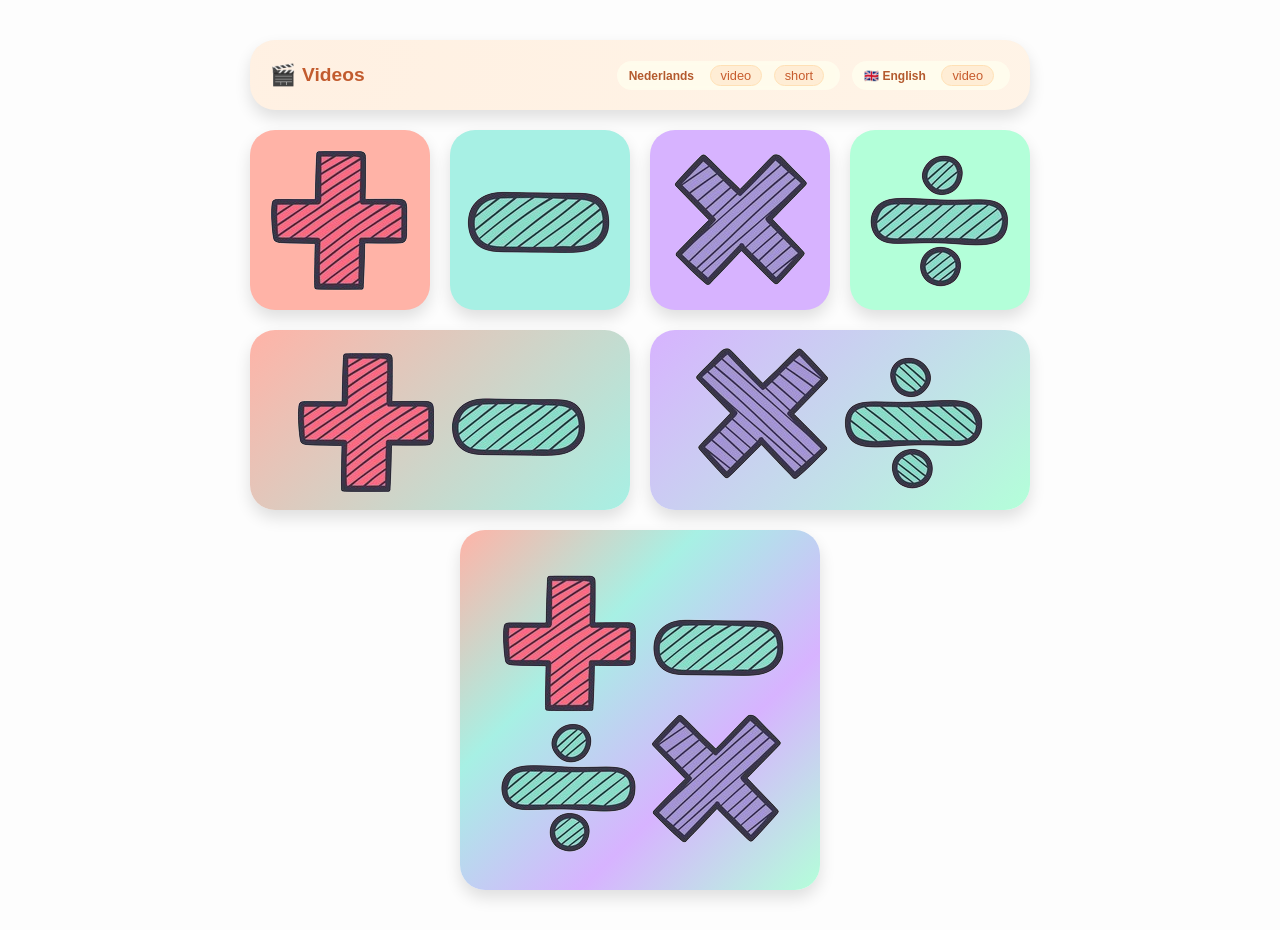
<file: index.html>
<!-- index.html - updated -->
<!DOCTYPE html>
<html lang="en">
<head>
  <meta charset="UTF-8">
  <title>➕ ➖ ✖️ ➗ | Math practice</title>
  <meta name="viewport" content="width=device-width, initial-scale=1.0">
  <link rel="stylesheet" href="css/intro.css">
</head>
<body>

<div class="grid">

  <!-- Video tile (styled as a modern card) -->
  <div class="tile vid">
    <h3>Videos</h3>
    <div class="video-links">
      <div class="lang-group">
        <strong>Nederlands</strong>
        <ul>
          <li><a href="https://www.youtube.com/watch?v=1fQriKgYbJk" target="_blank">video</a></li>
          <li><a href="https://www.youtube.com/shorts/cowMqv4ggCQ" target="_blank">short</a></li>
        </ul>
      </div>
      <div class="lang-group">
        <strong>🇬🇧 English</strong>
        <ul>
          <li><a href="https://www.youtube.com/watch?v=rEWvz7hgPh0" target="_blank">video</a></li>
        </ul>
      </div>
    </div>
  </div>

  <!-- Top row: single operations -->
  <a href="exercise.html?op=plus" class="tile plus">
    <img src="pics/plus.png" alt="Plus">
  </a>

  <a href="exercise.html?op=min" class="tile minus">
    <img src="pics/min.png" alt="Minus">
  </a>

  <a href="exercise.html?op=mul" class="tile multiply">
    <img src="pics/mul.png" alt="Multiply">
  </a>

  <a href="exercise.html?op=div" class="tile divide">
    <img src="pics/div.png" alt="Divide">
  </a>

  <!-- Middle row: combinations -->
  <a href="exercise.html?op=plusmin" class="tile plusmin wide">
    <img src="pics/plusmin.png" alt="Plus and Minus">
  </a>

  <a href="exercise.html?op=muldiv" class="tile muldiv wide">
    <img src="pics/muldiv.png" alt="Multiply and Divide">
  </a>

  <!-- Bottom row: all four -->
  <a href="exercise.html?op=mix" class="tile mix full">
    <img src="pics/mix.png" alt="All Symbols">
  </a>

</div>

</body>
</html>
</file>
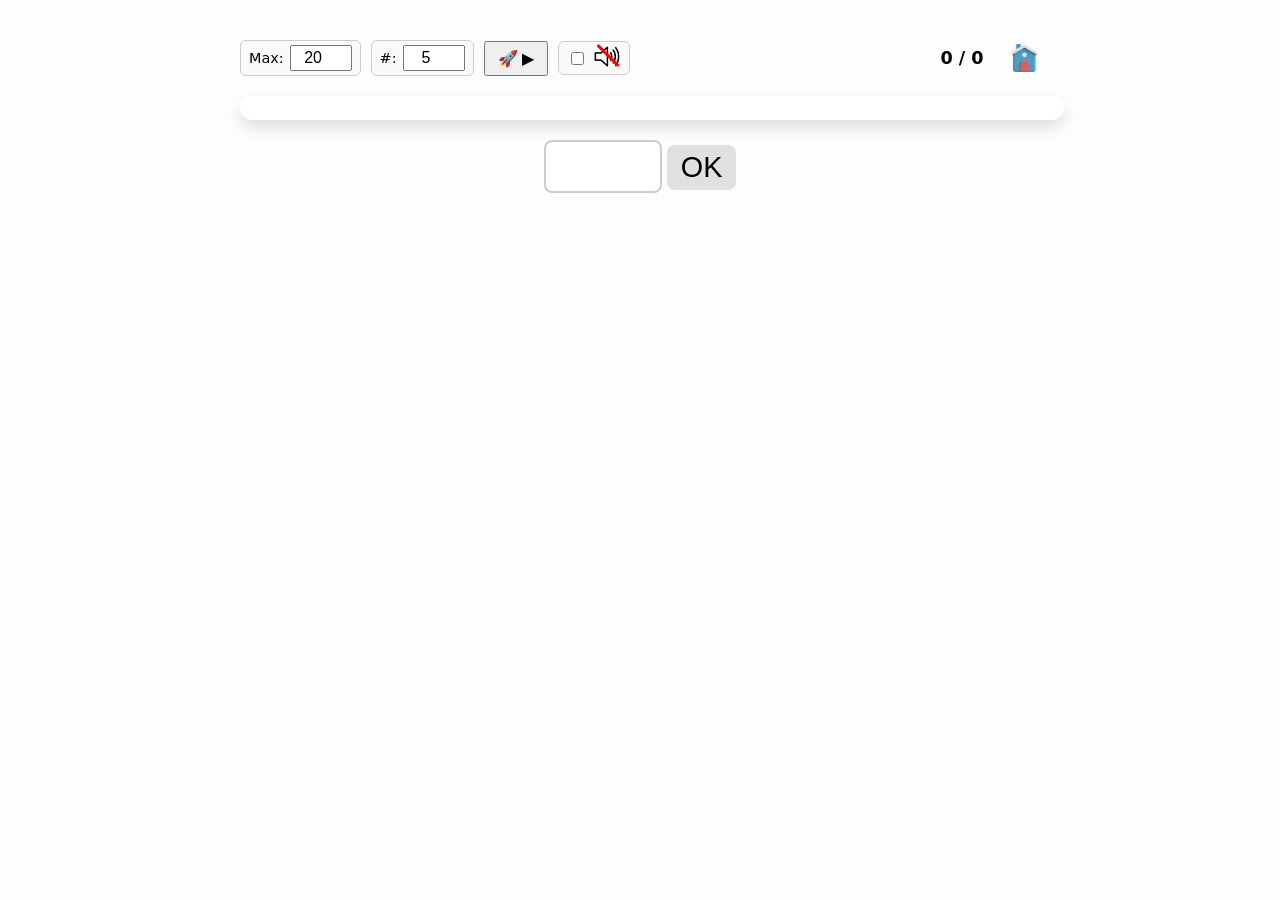
<file: exercise.html>
<!DOCTYPE html>
<html lang="en">

<head>
  <meta charset="UTF-8">
  <meta name="viewport" content="width=device-width, initial-scale=1.0">
  <title>+ - * /</title>
  <link rel="stylesheet" href="css/exercise.css">
</head>

<body>

  <main class="container">

    <section class="topbar">

      <div class="top-left">
        <form id="settings-form">
          <label>
            Max:
            <input type="number" id="max-number" min="1" value="20">
          </label>

          <label>
            #:
            <input type="number" id="num-trials" min="1" value="5">
          </label>

          <button type="submit">🚀 ▶</button>

          <label class="sound-toggle">
            <input type="checkbox" id="sound-enabled">
            <span class="sound-wrapper">
              <img src="pics/speaker.png" class="sound-icon" alt="sound">
            </span>
          </label>
        </form>
      </div>

      <div class="top-right">
        <div class="trial-box">
          <span id="trial-info">0 / 0</span>
        </div>

        <a href="index.html" class="home-link">
          <img src="pics/home.png" alt="Home" class="home-icon">
        </a>
      </div>

    </section>

    <div id="problem-wrapper">
      <div id="problem"></div>
    </div>

    <div id="solution-wrapper" class="hidden">
      <div id="solution"></div>
    </div>

    <section class="answer-section">
      <div class="answer-row">
        <form id="answer-form">
          <input type="number" id="answer-input" autocomplete="off">
          <button type="submit" id="ok-button">OK</button>
        </form>

        <button id="next-button" class="next-btn" style="display:none;">▶</button>
      </div>
    </section>

    <div id="facts-wrapper" class="hidden">
      <div id="facts"></div>
    </div>

  </main>

    <script type="module" src="js/op-loader.js"></script>


<!-- Preload pics -->
<div style="width:0; height:0; overflow:hidden; position:absolute; opacity:0;">
  <!-- Numbers -->
  <img src="pics/numbers/0.png" alt="">
  <img src="pics/numbers/1.png" alt="">
  <img src="pics/numbers/2.png" alt="">
  <img src="pics/numbers/3.png" alt="">
  <img src="pics/numbers/4.png" alt="">
  <img src="pics/numbers/5.png" alt="">
  <img src="pics/numbers/6.png" alt="">
  <img src="pics/numbers/7.png" alt="">
  <img src="pics/numbers/8.png" alt="">
  <img src="pics/numbers/9.png" alt="">

  <!-- Symbols -->
  <img src="pics/symbols/plus.png" alt="">
  <img src="pics/symbols/min.png" alt="">
  <img src="pics/symbols/mul.png" alt="">
  <img src="pics/symbols/div.png" alt="">
  <img src="pics/symbols/slash.png" alt="">
  <img src="pics/symbols/equals.gif" alt="">
</div>

</body>
</html>
</file>
<file: css/intro.css>
/* Page layout */
body {
  margin: 0;
  padding: 40px;
  background: #fdfdfd;
  display: flex;
  justify-content: center;
  align-items: flex-start;
  font-family: 'Segoe UI', Roboto, 'Helvetica Neue', sans-serif;
}

/* Grid layout with named areas */
.grid {
  display: grid;
  grid-template-columns: repeat(4, 180px);
  grid-template-areas:
    "vid vid vid vid"
    "plus minus multiply divide"
    "plusmin plusmin muldiv muldiv"
    "mix mix mix mix";
  gap: 20px;
  justify-content: center;
}

/* Base tile styling */
.tile {
  border-radius: 25px;
  overflow: hidden;
  display: flex;
  justify-content: center;
  align-items: center;
  box-shadow: 0 8px 16px rgba(0,0,0,0.12);
  transition: transform 0.2s ease, box-shadow 0.2s ease;
  text-decoration: none;
  position: relative;
}

/* Hover animation */
.tile:hover {
  transform: scale(1.02);
  box-shadow: 0 12px 24px rgba(0,0,0,0.2);
}

/* Image behavior */
.tile img {
  max-width: 100%;
  max-height: 100%;
  width: auto;
  height: auto;
  display: block;
  object-fit: contain;
}

/* ----- Video tile – now fixed height 180px like others ----- */
.vid {
  grid-area: vid;
  background: #fff5eb;
  background-image: radial-gradient(circle at 10% 20%, rgba(255,200,150,0.1) 0%, rgba(255,240,220,0.3) 90%);
  display: flex;
  flex-direction: row;
  justify-content: space-between;
  align-items: center;
  padding: 12px 20px;
  gap: 16px;
  width: auto;
  height: 70px;           /* fixed height – matches other tiles */
  box-sizing: border-box;
  overflow: hidden;        /* prevents content from spilling out */
}

.vid h3 {
  margin: 0;
  font-size: 1.2rem;
  font-weight: 600;
  color: #c25b2e;
  white-space: nowrap;
  display: flex;
  align-items: center;
  gap: 6px;
}

.vid h3::before {
  content: "🎬";
  font-size: 1.3rem;
}

.video-links {
  display: flex;
  flex-wrap: wrap;
  gap: 12px;
  justify-content: flex-end;
}

.lang-group {
  background: rgba(255,255,240,0.7);
  border-radius: 20px;
  padding: 4px 12px;
  backdrop-filter: blur(2px);
  font-size: 0.8rem;
}

.lang-group strong {
  display: inline-block;
  margin-right: 8px;
  font-size: 0.75rem;
  color: #b45a2e;
}

.lang-group ul {
  display: inline-block;
  margin: 0;
  padding: 0;
  list-style: none;
}

.lang-group li {
  display: inline-block;
  margin: 0 4px;
}

.vid a {
  text-decoration: none;
  font-weight: 500;
  background: #ffedd5;
  padding: 2px 10px;
  border-radius: 40px;
  display: inline-block;
  font-size: 0.8rem;
  color: #c75c2e;
  border: 1px solid #ffe0b5;
  transition: all 0.2s;
}

.vid a:hover {
  background: #ffd9a5;
  transform: translateY(-1px);
  color: #9b3e18;
}

/* Individual operation tiles */
.plus     { grid-area: plus;     background: #ffb3a7; }
.minus    { grid-area: minus;    background: #a7f0e4; }
.multiply { grid-area: multiply; background: #d7b3ff; }
.divide   { grid-area: divide;   background: #b3ffd9; }

.plusmin  {
  grid-area: plusmin;
  width: 380px;
  height: 180px;
  background: linear-gradient(135deg, #ffb3a7, #a7f0e4);
}

.muldiv   {
  grid-area: muldiv;
  width: 380px;
  height: 180px;
  background: linear-gradient(135deg, #d7b3ff, #b3ffd9);
}

.mix {
  grid-area: mix;
  width: 360px;
  height: 360px;
  margin: 0 auto;
  background: linear-gradient(135deg, #ffb3a7, #a7f0e4, #d7b3ff, #b3ffd9);
}

/* Make all square tiles use aspect ratio */
.tile:not(.plusmin):not(.muldiv):not(.mix):not(.vid) {
  width: 100%;
  height: 100%;
  aspect-ratio: 1 / 1;
}

/* Responsive layout for tablets */
@media (max-width: 900px) {
  .grid {
    grid-template-columns: repeat(2, 180px);
    grid-template-areas:
      "vid vid"
      "plus minus"
      "multiply divide"
      "plusmin plusmin"
      "muldiv muldiv"
      "mix mix";
    gap: 16px;
  }

  .plusmin, .muldiv {
    width: 100%;
  }

  .mix {
    width: 100%;
    height: auto;
    aspect-ratio: 1 / 1;
  }

  .vid {
    height: auto;          /* allow taller on tablet if needed */
    min-height: 180px;
    flex-direction: column;
    align-items: flex-start;
  }

  .video-links {
    justify-content: flex-start;
  }
}

/* Responsive layout for phones */
@media (max-width: 500px) {
  .grid {
    grid-template-columns: 1fr;
    grid-template-areas:
      "vid"
      "plus"
      "minus"
      "multiply"
      "divide"
      "plusmin"
      "muldiv"
      "mix";
    gap: 16px;
  }

  .tile,
  .plusmin,
  .muldiv,
  .mix {
    width: 100%;
    height: auto;
  }

  .mix {
    aspect-ratio: 1 / 1;
  }

  .vid {
    height: auto;
    padding: 16px;
  }

  .video-links {
    flex-direction: column;
    gap: 8px;
  }
}
</file>
<file: css/exercise.css>
/* ---------------------------------------------------------
   GLOBAL
--------------------------------------------------------- */

body {
  margin: 0;
  padding: 40px;
  font-family: system-ui, sans-serif;
  background: #fdfdfd;
  display: flex;
  justify-content: center;
}

.container {
  max-width: 800px;
  width: 100%;
  position: relative;
}

/* ---------------------------------------------------------
   RESPONSIVE RENDERER VARIABLES
--------------------------------------------------------- */

:root {
  --number-height: max(7vw, 50px);
  --symbol-height: calc(var(--number-height) / 2);

  --facts-number-height: calc(var(--number-height) / 3);
  --facts-symbol-height: calc(var(--facts-number-height) / 2);
}

/* ---------------------------------------------------------
   FLEXIBLE TOP BAR
--------------------------------------------------------- */

.topbar {
  display: flex;
  justify-content: space-between;
  align-items: center;
  gap: 16px;
  flex-wrap: wrap;
  margin-bottom: 20px;
}

.top-left {
  display: flex;
  align-items: center;
}

#settings-form {
  display: flex;
  align-items: center;
  gap: 10px;
  flex-wrap: wrap;
}

#settings-form label {
  display: flex;
  align-items: center;
  gap: 6px;
  padding: 4px 8px;
  border: 1px solid #ccc;
  border-radius: 6px;
  background: #fafafa;
  font-size: 0.9rem;
}

#settings-form input[type="number"] {
  width: 50px;
  padding: 2px 4px;
  font-size: 1rem;
  text-align: center;
}

#settings-form button {
  padding: 6px 12px;
  font-size: 1rem;
  cursor: pointer;
}

.top-right {
  display: flex;
  align-items: center;
  gap: 16px;
  margin-left: auto;
  flex-wrap: nowrap;
}

.trial-box {
  display: flex;
  align-items: center;
  justify-content: center;
  min-width: 60px;
  font-weight: 600;
  font-size: 1.1rem;
}

.home-link {
  display: flex;
  align-items: center;
}

.home-icon {
  width: 32px;
  opacity: 0.9;
  transition: opacity 0.2s;
}

.home-icon:hover {
  opacity: 1;
}

/* ---------------------------------------------------------
   SOUND TOGGLE
--------------------------------------------------------- */

.sound-toggle {
  display: flex;
  align-items: center;
  cursor: pointer;
  padding: 4px 8px;
  border: 1px solid #ccc;
  border-radius: 6px;
  background: #fafafa;
}

.sound-wrapper {
  position: relative;
  display: inline-block;
}

.sound-icon {
  width: 28px;
  height: auto;
}

.sound-wrapper::after {
  content: "";
  position: absolute;
  top: 8px;
  left: 0px;
  width: 30px;
  height: 3px;
  background: red;
  border-radius: 2px;
  transform: rotate(45deg);
  opacity: 0;
  transition: opacity 0.2s;
}

.sound-toggle input:not(:checked) ~ .sound-wrapper::after {
  opacity: 1;
}

/* ---------------------------------------------------------
   RENDERER WRAPPERS
--------------------------------------------------------- */

/* Only problem + solution are card-like boxes */
#problem-wrapper,
#solution-wrapper {
  width: 100%;
  margin-bottom: 20px;
  padding: 12px;
  border-radius: 16px;
  box-shadow: 0 8px 16px rgba(0,0,0,0.12);
  background: white;
}

/* Facts wrapper is just a plain container */
#facts-wrapper {
  width: 100%;
  margin: 0;
  margin-top: 20px;
  padding: 0;
  background: transparent;
  box-shadow: none;
  border-radius: 0;
}

.hidden {
  display: none;
}

/* ---------------------------------------------------------
   RENDERER ROWS
--------------------------------------------------------- */

.render-row {
  display: flex;
  flex-wrap: nowrap;
  align-items: center;
  justify-content: center;
  gap: 2vw;
}

.fact-row {
  display: flex;
  flex-wrap: nowrap;
  align-items: center;
  justify-content: center;
  gap: 1.2vw;
}

.render-row img,
.fact-row img {
  display: inline-block;
  height: auto;
  max-height: 100%;
}

/* ---------------------------------------------------------
   OUTER CONTAINERS
--------------------------------------------------------- */

#problem,
#solution {
  display: flex;
  justify-content: center;
  align-items: center;
}

/* Facts container stays vertical */
#facts {
  display: flex;
  flex-direction: column;
  gap: 10px;
}

/* Smooth scaling animation */
img {
  transition: height 0.3s ease;
}

/* ---------------------------------------------------------
   CORRECT / WRONG COLOURING
--------------------------------------------------------- */

.solution-correct {
  background-color: #d4ffd4;
}

.solution-wrong {
  background-color: #ffd4d4;
}

/* ---------------------------------------------------------
   ANSWER AREA
--------------------------------------------------------- */

.answer-section {
  margin-top: 20px;
}

.answer-row {
  display: flex;
  justify-content: center;
  align-items: center;
  gap: 12px;
}

#answer-input {
  font-size: 2rem;
  padding: 6px 12px;
  width: 90px;
  text-align: center;
  border-radius: 8px;
  border: 2px solid #ccc;
}

#ok-button {
  font-size: 1.8rem;
  padding: 6px 14px;
  border-radius: 8px;
  border: none;
  background: #e0e0e0;
  cursor: pointer;
}

#ok-button:hover {
  background: #d5d5d5;
}

.next-btn {
  font-size: 1.8rem;
  padding: 6px 50px;
  border-radius: 10px;
  border: none;
  cursor: pointer;
  background: #ffd966;
  color: #333;
  transition: background 0.2s;
}

.next-btn:hover {
  background: #ffcc33;
}

/* ---------------------------------------------------------
   MEDIA QUERIES
--------------------------------------------------------- */

@media (max-width: 600px) {
  .topbar {
    flex-direction: column;
    align-items: stretch;
  }

  .top-left,
  .top-right {
    justify-content: center;
  }

  #answer-input {
    font-size: 1.5rem;
    width: 70px;
  }

  .next-btn {
    padding: 6px 20px;
    font-size: 1.5rem;
  }
}

@media (max-width: 500px) {
  :root {
    --number-height: max(7vw, 50px);
    --symbol-height: calc(var(--number-height) / 2);
    --facts-number-height: calc(var(--number-height) / 3);
    --facts-symbol-height: calc(var(--facts-number-height) / 2);
  }
}
</file>
